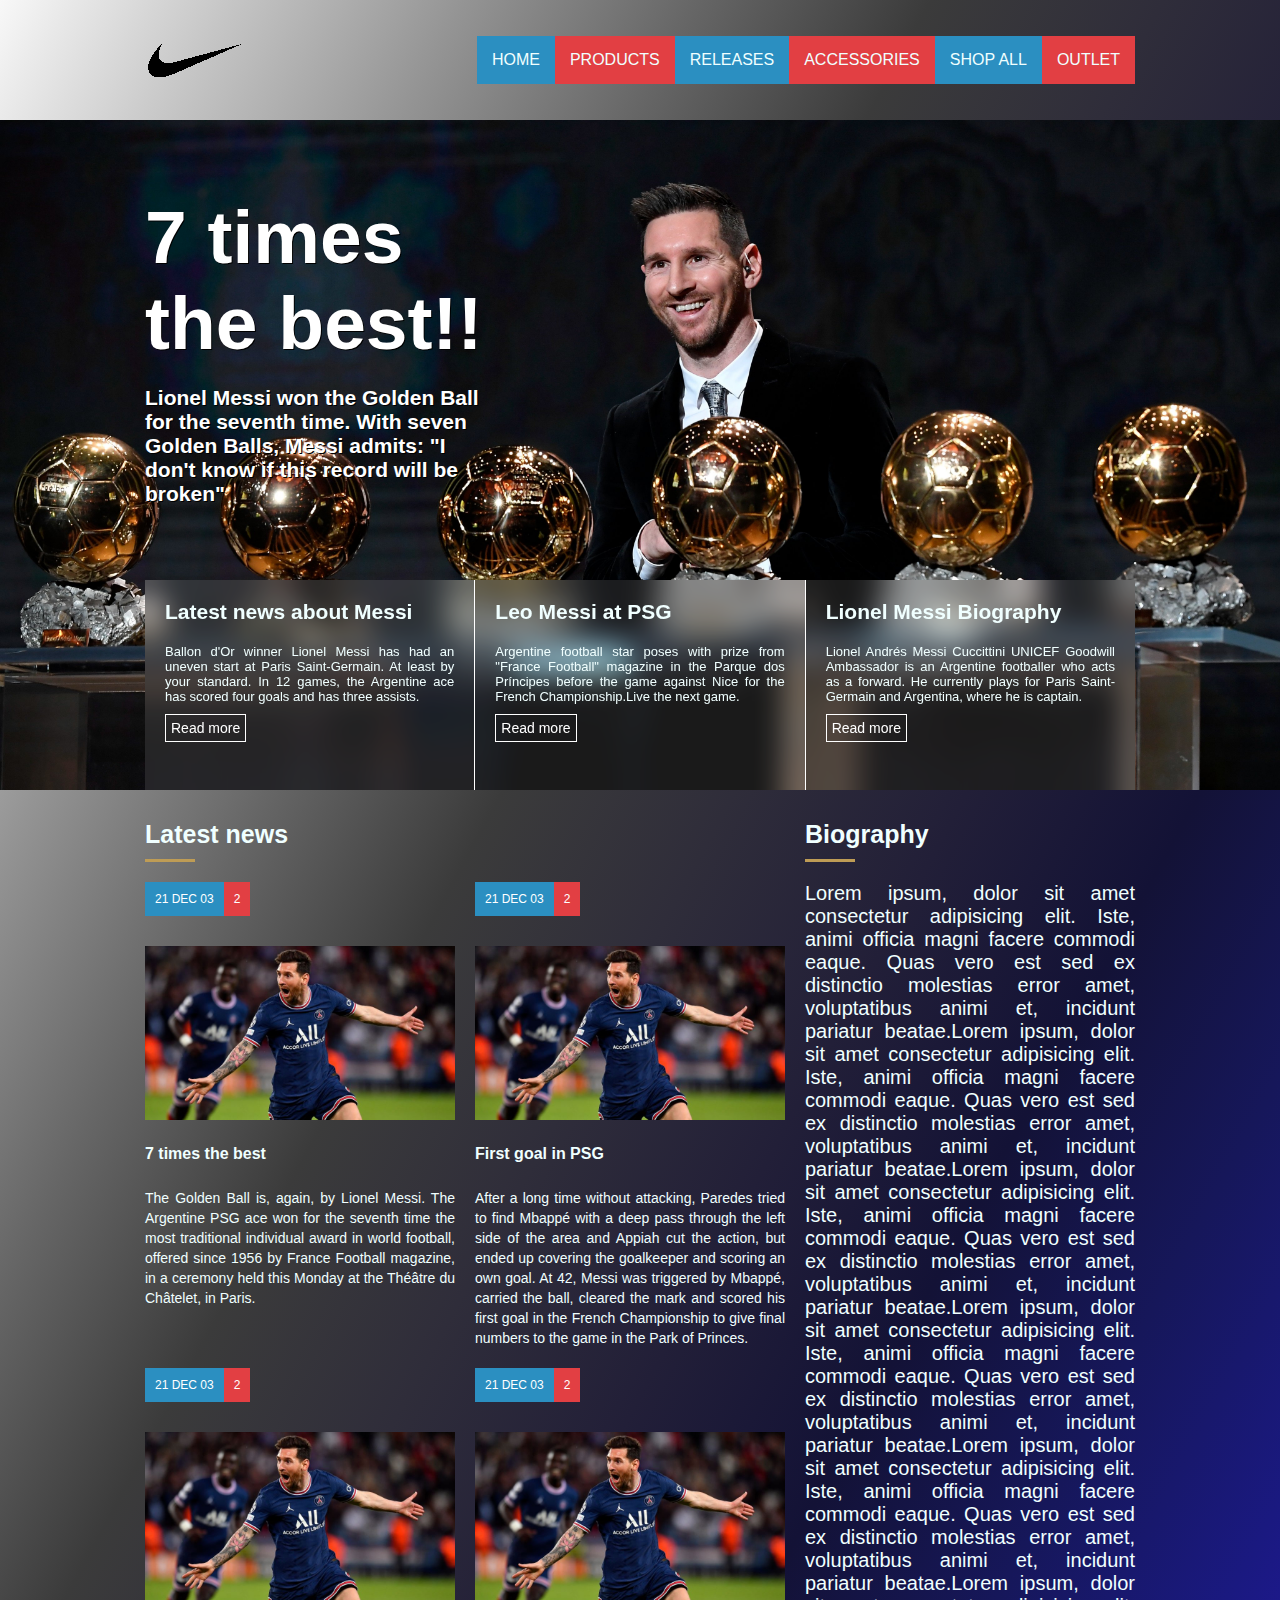
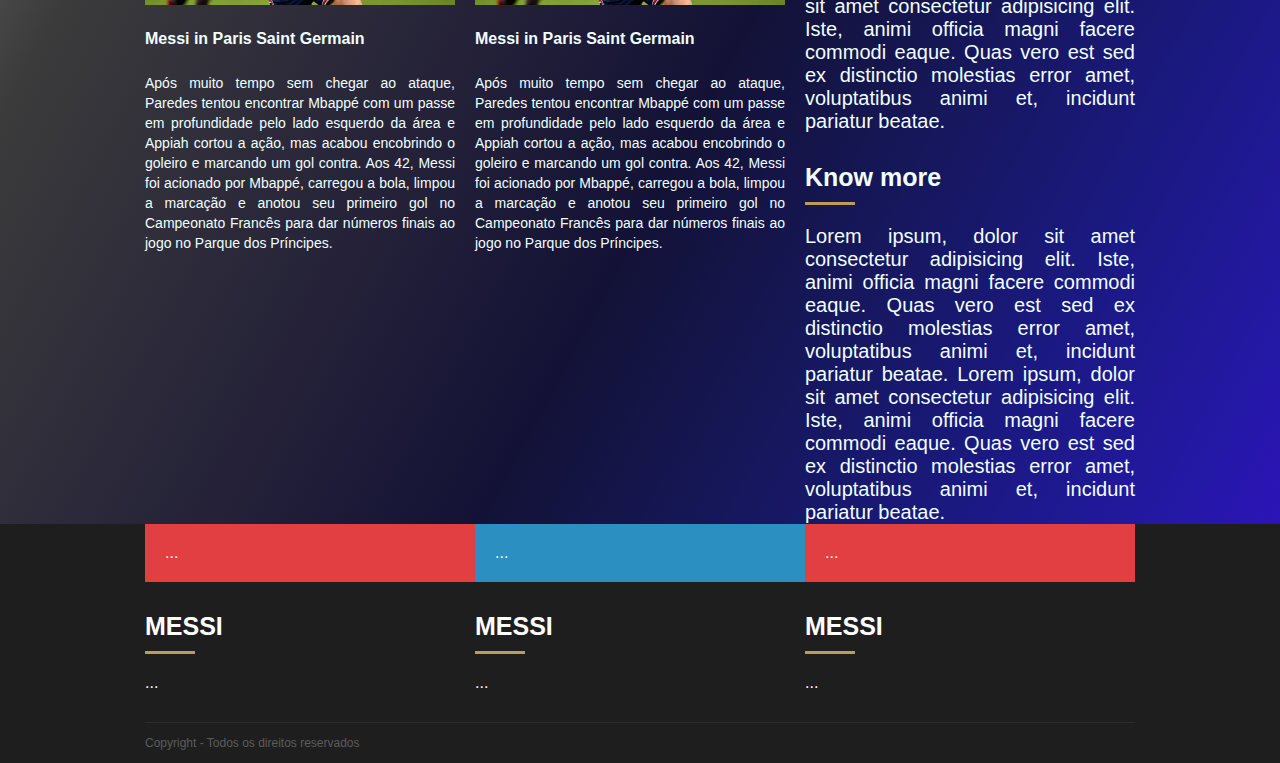
<file: World Sports/projeto mod.7/index.html>
<html>
    <head>
        <meta charset="utf-8"/>
        <meta name="viewport" content="width=device-with, initial-scale=1.0"/>
        <link rel="stylesheet" type="text/css" href="assets/css/template.css" />
        <title> World of Sports</title>

    </head>
    <body>
        <header>
            <div class="container">
                <div class="logo">
                    <a href=""><img src="assets/image/logo1.png"> </a>
                </div>
                <div class="menu">
                    <nav>
                        <ul>
                            <li class="active"><a href="">Home</a></li>
                            <li class="active2"><a href="">Products</a></li>
                            <li class="active"><a href="">Releases</a></li>
                            <li class="active2"><a href="">Accessories</a></li>
                            <li class="active"><a href="">Shop All</a></li>
                            <li class="active2"><a href="">Outlet</a></li>
                        </ul>
                    </nav>
                </div>
            </div>
        </header>
        <section id="banner">
            <div class=" container column">
                <div class="banner_headline">
                    <h1>7 times the best!!</h1>
                    <h2>Lionel Messi won the Golden Ball for the seventh time. With seven Golden 
                        Balls, Messi admits: "I don't know if this record will be broken"</h2>
                </div>
                <div class="banner_options">
                    <div class="banner1">
                        <div class="banner_title">Latest news about Messi</div>
                        <div class="banner_desc">Ballon d'Or winner Lionel Messi has had an uneven start at Paris Saint-Germain. At least by your standard. In 12 games, the Argentine ace has scored four goals and has three assists.</div>
                        <a href="">Read more</a>
                    </div>
                    <div class="banner2">
                        <div class="banner_title">Leo Messi at PSG</div>
                        <div class="banner_desc">Argentine football star poses with prize from "France Football" magazine in the Parque dos Príncipes before the game against Nice for the French Championship.Live the next game.</div>
                        <a href="">Read more</a>
                    </div>
                    <div class="banner3">
                        <div class="banner_title">Lionel Messi Biography</div>
                        <div class="banner_desc">Lionel Andrés Messi Cuccittini UNICEF Goodwill Ambassador is an Argentine footballer who acts as a forward. He currently plays for Paris Saint-Germain and Argentina, where he is captain.</div>
                        <a href="">Read more</a>
                    </div>
                </div>
                
            </div>
         </section>
         <section id="geral">
             <div class="container">
                <section>
                    <div class="widget">
                        <div class="widget_title">
                            <div class="widget_title_text">Latest news</div>
                            <div class="widget_title_bar"></div>
                        </div>
                        <div class="widget_body flex">
                            
                            <article>
                                <a href="">
                                    <div class="news_data">
                                        <div class="news_posted_at">21 DEC 03</div>
                                        <div class="news_comments">2</div>
                                    </div>
                                    <div class="news_thumbmail">
                                        <img src="assets/image/messi1.jpg">
                                    </div>
                                    <div class="news_title">
                                        7 times the best
                                    </div>
                                    <div class="news_resume">
                                        The Golden Ball is, again, by Lionel Messi. The Argentine PSG ace won for the seventh time the most traditional individual award in world football, offered since 1956 by France 
                                        Football magazine, in a ceremony held this Monday at the Théâtre du Châtelet, in Paris.
                                    </div>
                                </a>
                
                            </article>
                            <article>
                                <a href="">
                                    <div class="news_data">
                                        <div class="news_posted_at">21 DEC 03</div>
                                        <div class="news_comments">2</div>
                                    </div>
                                    <div class="news_thumbmail">
                                        <img src="assets/image/messi1.jpg">
                                    </div>
                                    <div class="news_title">
                                        First goal in PSG
                                    </div>
                                    <div class="news_resume">
                                        After a long time without attacking, Paredes tried to find Mbappé with a deep pass through the left side of the area and Appiah cut the action, but ended up covering the goalkeeper and scoring an own goal. At 42, Messi was triggered by Mbappé, carried the ball, cleared the mark and scored his first goal in the
                                        French Championship to give final numbers to the game in the Park of Princes.
                                    </div>
                                </a>
                
                            </article>
                            <article>
                                <a href="">
                                    <div class="news_data">
                                        <div class="news_posted_at">21 DEC 03</div>
                                        <div class="news_comments">2</div>
                                    </div>
                                    <div class="news_thumbmail">
                                        <img src="assets/image/messi1.jpg">
                                    </div>
                                    <div class="news_title">
                                        Messi in Paris Saint Germain
                                    </div>
                                    <div class="news_resume">
                                        Após muito tempo sem chegar ao ataque, Paredes tentou encontrar Mbappé com um passe em profundidade pelo lado esquerdo da área e Appiah cortou a ação, mas acabou encobrindo o goleiro e marcando um gol contra. Aos 42, Messi foi acionado por Mbappé, carregou a bola, limpou a marcação e anotou seu primeiro gol no 
                                        Campeonato Francês para dar números finais ao jogo no Parque dos Príncipes.
                                    </div>
                                </a>
                
                            </article>
                            <article>
                                <a href="">
                                    <div class="news_data">
                                        <div class="news_posted_at">21 DEC 03</div>
                                        <div class="news_comments">2</div>
                                    </div>
                                    <div class="news_thumbmail">
                                        <img src="assets/image/messi1.jpg">
                                    </div>
                                    <div class="news_title">
                                        Messi in Paris Saint Germain
                                    </div>
                                    <div class="news_resume">
                                        Após muito tempo sem chegar ao ataque, Paredes tentou encontrar Mbappé com um passe em profundidade pelo lado esquerdo da área e Appiah cortou a ação, mas acabou encobrindo o goleiro e marcando um gol contra. Aos 42, Messi foi acionado por Mbappé, carregou a bola, limpou a marcação e anotou seu primeiro gol no 
                                        Campeonato Francês para dar números finais ao jogo no Parque dos Príncipes.
                                    </div>
                                </a>
                
                            </article>
                        </div>
                    </div>
                </section>
                <aside>
                    <div class="widget">
                        <div class="widget_title">
                            <div class="widget_title_text">Biography</div>
                            <div class="widget_title_bar"></div>
                        </div>
                        <div class="widget_body">
                                <div class="widget_resume">
                                Lorem ipsum, dolor sit amet consectetur adipisicing elit. Iste, animi officia magni facere commodi eaque. Quas vero est sed ex distinctio molestias error amet, voluptatibus animi et, incidunt pariatur beatae.Lorem ipsum, dolor sit amet consectetur adipisicing elit. Iste, animi officia magni facere commodi eaque. Quas vero est sed ex distinctio molestias error amet, voluptatibus animi et, incidunt pariatur beatae.Lorem ipsum, dolor sit amet consectetur adipisicing elit. Iste, animi officia magni facere commodi eaque. Quas vero est sed ex distinctio molestias error amet, voluptatibus animi et, incidunt pariatur beatae.Lorem ipsum, dolor sit amet consectetur adipisicing elit. Iste, animi officia magni facere commodi eaque. Quas vero est sed ex distinctio molestias error amet, voluptatibus animi et, incidunt pariatur beatae.Lorem ipsum, dolor sit amet consectetur adipisicing elit. Iste, animi officia magni facere commodi eaque. Quas vero est sed ex distinctio molestias error amet, voluptatibus animi et, incidunt pariatur beatae.Lorem ipsum, dolor sit amet consectetur adipisicing elit. Iste, animi officia magni facere commodi eaque. Quas vero est sed ex distinctio molestias error amet, voluptatibus animi et, incidunt pariatur beatae.

                            </div>
                        </div>
                    </div>
                    <div class="widget">
                        <div class="widget_title">
                            <div class="widget_title_text"> Know more</div>
                            <div class="widget_title_bar"></div>
                        </div>
                        <div class="widget_resume">
                            Lorem ipsum, dolor sit amet consectetur adipisicing elit. Iste, animi officia magni facere commodi eaque. Quas vero est sed ex distinctio molestias error amet, voluptatibus animi et, incidunt pariatur beatae.
                            Lorem ipsum, dolor sit amet consectetur adipisicing elit. Iste, animi officia magni facere commodi eaque. Quas vero est sed ex distinctio molestias error amet, voluptatibus animi et, incidunt pariatur beatae.
                            

                        </div>
                    </div>
                </aside>
             </div>
         </section>
        <footer>
            <div class="container FlexColumn">
                <div class="footer_menu">
                    <div class="fm_1">
                        ...
                    </div>
                    <div class="fm_2">
                        ...
                    </div>
                    <div class="fm_3">
                        ...
                    </div>
                </div>
                <div class="footer_area">
                    <div class="footer_areaitem">
                        <div class="widget">
                            <div class="widget_title">
                                <div class="widget_title_text">MESSI</div>
                                <div class="widget_title_bar"></div>
                            </div>
                            <div class="widget_body">
                                ...
                            </div>
                        </div>
                    </div>
                    <div class="footer_areaitem">
                        <div class="widget">
                            <div class="widget_title">
                                <div class="widget_title_text">MESSI</div>
                                <div class="widget_title_bar"></div>
                            </div>
                            <div class="widget_body">
                            ...
                            </div>
                        </div>
                    </div>
                    <div class="footer_areaitem">
                        <div class="widget">
                            <div class="widget_title">
                                <div class="widget_title_text">MESSI</div>
                                <div class="widget_title_bar"></div>
                            </div>
                            <div class="widget_body">
                            ...
                            </div>
                        </div>
                    </div>
                </div>
                <div class="footer_copy">
                    Copyright - Todos os direitos reservados
                </div>
            </div>
            
        </footer>
    </body>

</html>
</file>
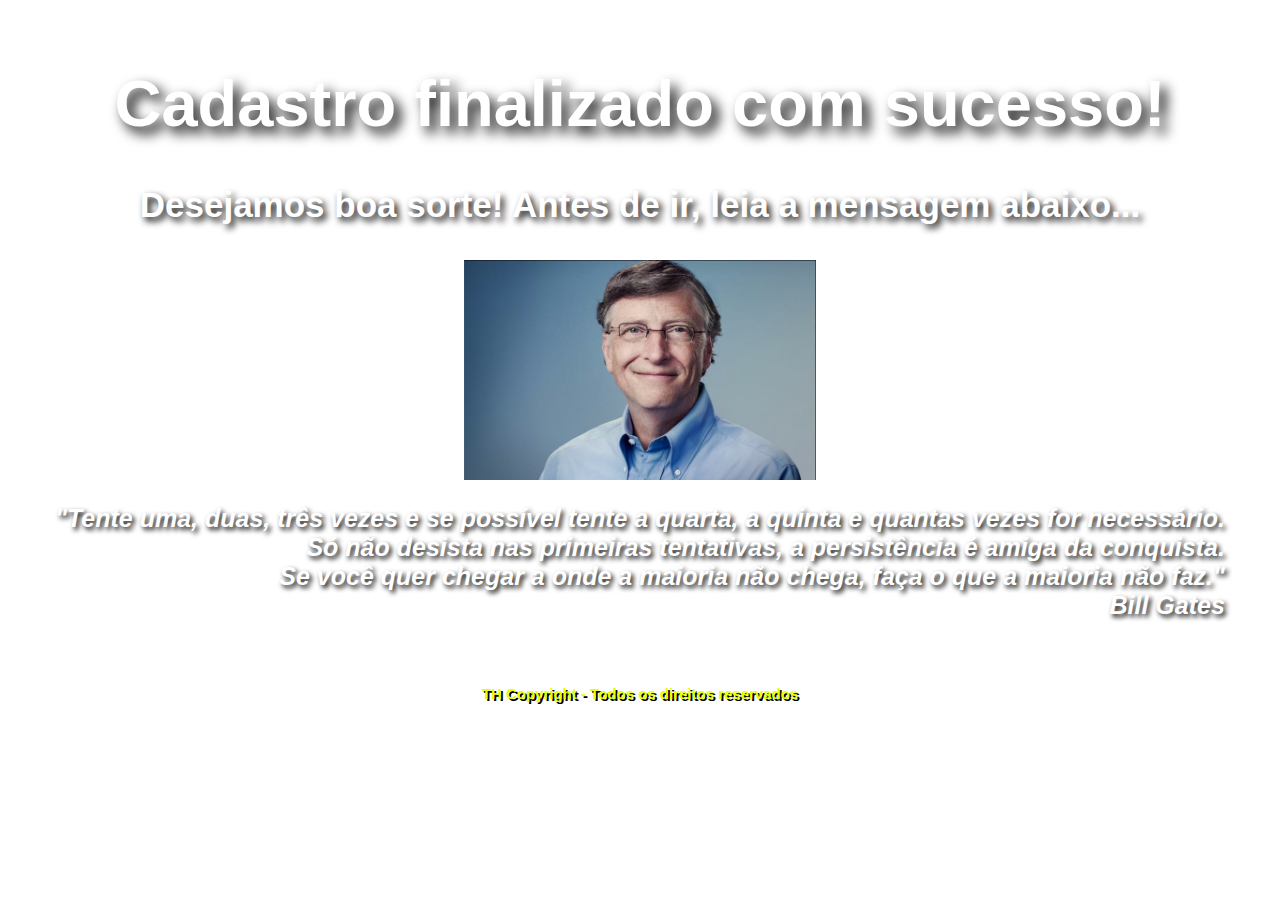
<file: Form Page/formulariopesquisa2.html>
<html>
    <head>
        <meta charset="utf-8"/>
        <meta name="viewport" content="width=device-with, initial-scale=1.0"/>
        <link rel="stylesheet" type="text/css" href="assets/css/pesquisa.css" />
        <title>TH Company</title>

    </head>
    <body>
        <div id="page2">
            <div class="titlepage2">
                <h1>Cadastro finalizado com sucesso!</h1>
            </div>
            <div class="textopage2">
                <h2>Desejamos boa sorte! Antes de ir, leia a mensagem abaixo...</h2>
            </div>
            <div class="texto2page2">
                <img id="bill" src="assets/image/billgates.jpg">
                <h3>"Tente uma, duas, três vezes e se possível tente a quarta, a quinta e quantas vezes for necessário.<br/> Só não desista nas primeiras tentativas, a persistência é amiga da conquista.<br/> Se você quer chegar a onde a maioria não chega, faça o que a maioria não faz."
                    <br/>Bill Gates

                </h3>
            </div>
        </div>
        <footer>
            <div class="footer_copy">
                TH  Copyright - Todos os direitos reservados
            </div>
        </footer>
    
    </body>
</html>
</file>
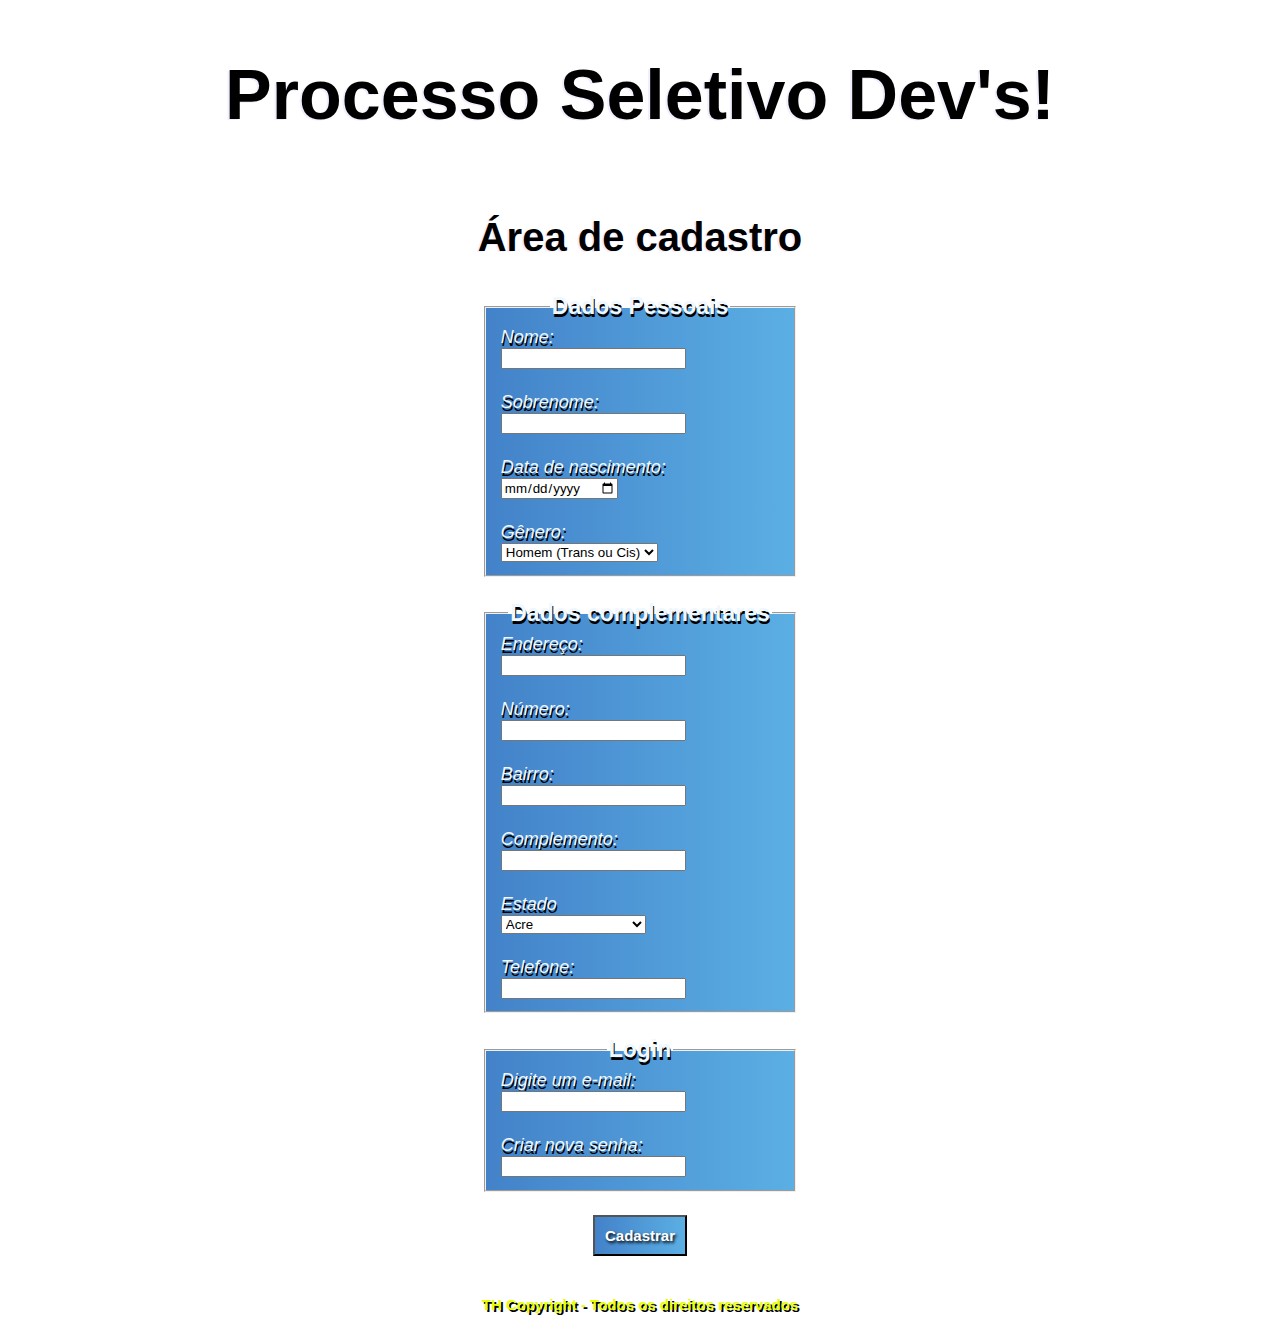
<file: Form Page/formulário de pesquisa.html>
<html>
    <head>
        <meta charset="utf-8"/>
        <meta name="viewport" content="width=device-with, initial-scale=1.0"/>
        <link rel="stylesheet" type="text/css" href="assets/css/pesquisa.css" />
        <title>TH Company</title>

    </head>
    <body>
        <h1>Processo Seletivo Dev's!</h1>
        <h2>Área de cadastro</h2>
            <form action="formulariopesquisa2.html" method="GET">
                <fieldset>
                    <legend> Dados Pessoais</legend>
                        <label for="name">
                            Nome: <br/>
                            <input type="text" name="name" required minlength="3" maxlength="10"/>
                        </label><br/><br/>
                        <label for="lastname">
                            Sobrenome: <br/>
                            <input type="text" name="lastname"required minlength="3" maxlength="15"/>
                        </label><br/><br/>
                        <label for="date">
                            Data de nascimento: <br/>
                            <input type="date" name="date"required/>
                        </label><br/><br/>
                        <label for="gender">Gênero:</label><br/>
                        <select id="gender"required>
                            <option value="Homem">Homem (Trans ou Cis)</option>
                            <option value="Mulher">Mulher (Trans ou Cis)</option>
                            <option value="Nao_Binario">Gênero Não-Binário</option>
                        </select>
                </fieldset><br/>
                <fieldset>
                    <legend> Dados complementares</legend>
                        <label for="adress">  
                            Endereço: <br/>
                            <input type="text" name="adress" required minlength="3" maxlength="15"/>
                        </label><br/><br/>
                        <label for="number_adress">
                            Número: <br/>
                            <input type="text" name="number_adress" required minlength="1" maxlength="4" name="numbers" pattern="[0-9]+$" title="Digite somente números"/>
                        </label><br/><br/>
                        <label for="district">
                            Bairro: <br/>
                            <input type="text" name="district"required/>
                        </label><br/><br/>
                        <label for="complement">
                            Complemento: <br/>
                            <input type="text" name="complement"required/>
                        </label><br/><br/>
                        <label for="UF">Estado</label><br/>
                        <select id="uf"required>
                            <option value="AC">Acre</option>
                            <option value="AL">Alagoas</option>
                            <option value="AP">Amapá</option>
                            <option value="AM">Amazonas</option>
                            <option value="BA">Bahia</option>
                            <option value="CE">Ceará</option>
                            <option value="DF">Distrito Federal</option>
                            <option value="ES">Espírito Santo</option>
                            <option value="GO">Goiás</option>
                            <option value="MA">Maranhão</option>
                            <option value="MT">Mato Grosso</option>
                            <option value="MS">Mato Grosso do Sul</option>
                            <option value="MG">Minas Gerais</option>
                            <option value="PA">Pará</option>
                            <option value="PB">Paraíba</option>
                            <option value="PR">Paraná</option>
                            <option value="PE">Pernambuco</option>
                            <option value="PI">Piauí</option>
                            <option value="RJ">Rio de Janeiro</option>
                            <option value="RN">Rio Grande do Norte</option>
                            <option value="RS">Rio Grande do Sul</option>
                            <option value="RO">Rondônia</option>
                            <option value="RR">Roraima</option>
                            <option value="SC">Santa Catarina</option>
                            <option value="SP">São Paulo</option>
                            <option value="SE">Sergipe</option>
                            <option value="TO">Tocantins</option>
                        </select><br/><br/>
                        <label for="phone">
                            Telefone: <br/>
                            <input type="tel" name="phone" maxlength="13" />
                </fieldset><br/>
                <fieldset>
                    <legend> Login</legend>
                        <label for="email">
                           Digite um e-mail: <br/>
                            <input type="email" name="email" pattern="[a-z0-9._%+-]+@[a-z0-9.-]+\.[a-z]{2,4}$" title="Exemplo: nome@dominio.com"/>
                        </label><br/><br/>
                        <label for="password">
                            Criar nova senha: <br/>
                            <input type="password" name="password" pattern=".{8,}" title="8 ou mais caracteres"/>
                        </label><br/>
                </fieldset><br/>
                <div id="bottom">
                    <input type="submit" value="Cadastrar" class="botaocad"/>
                </div>
                
    </body>
    <footer>
        <div class="footer_copy">
            TH  Copyright - Todos os direitos reservados
        </div>
    </footer>
</html>
</file>
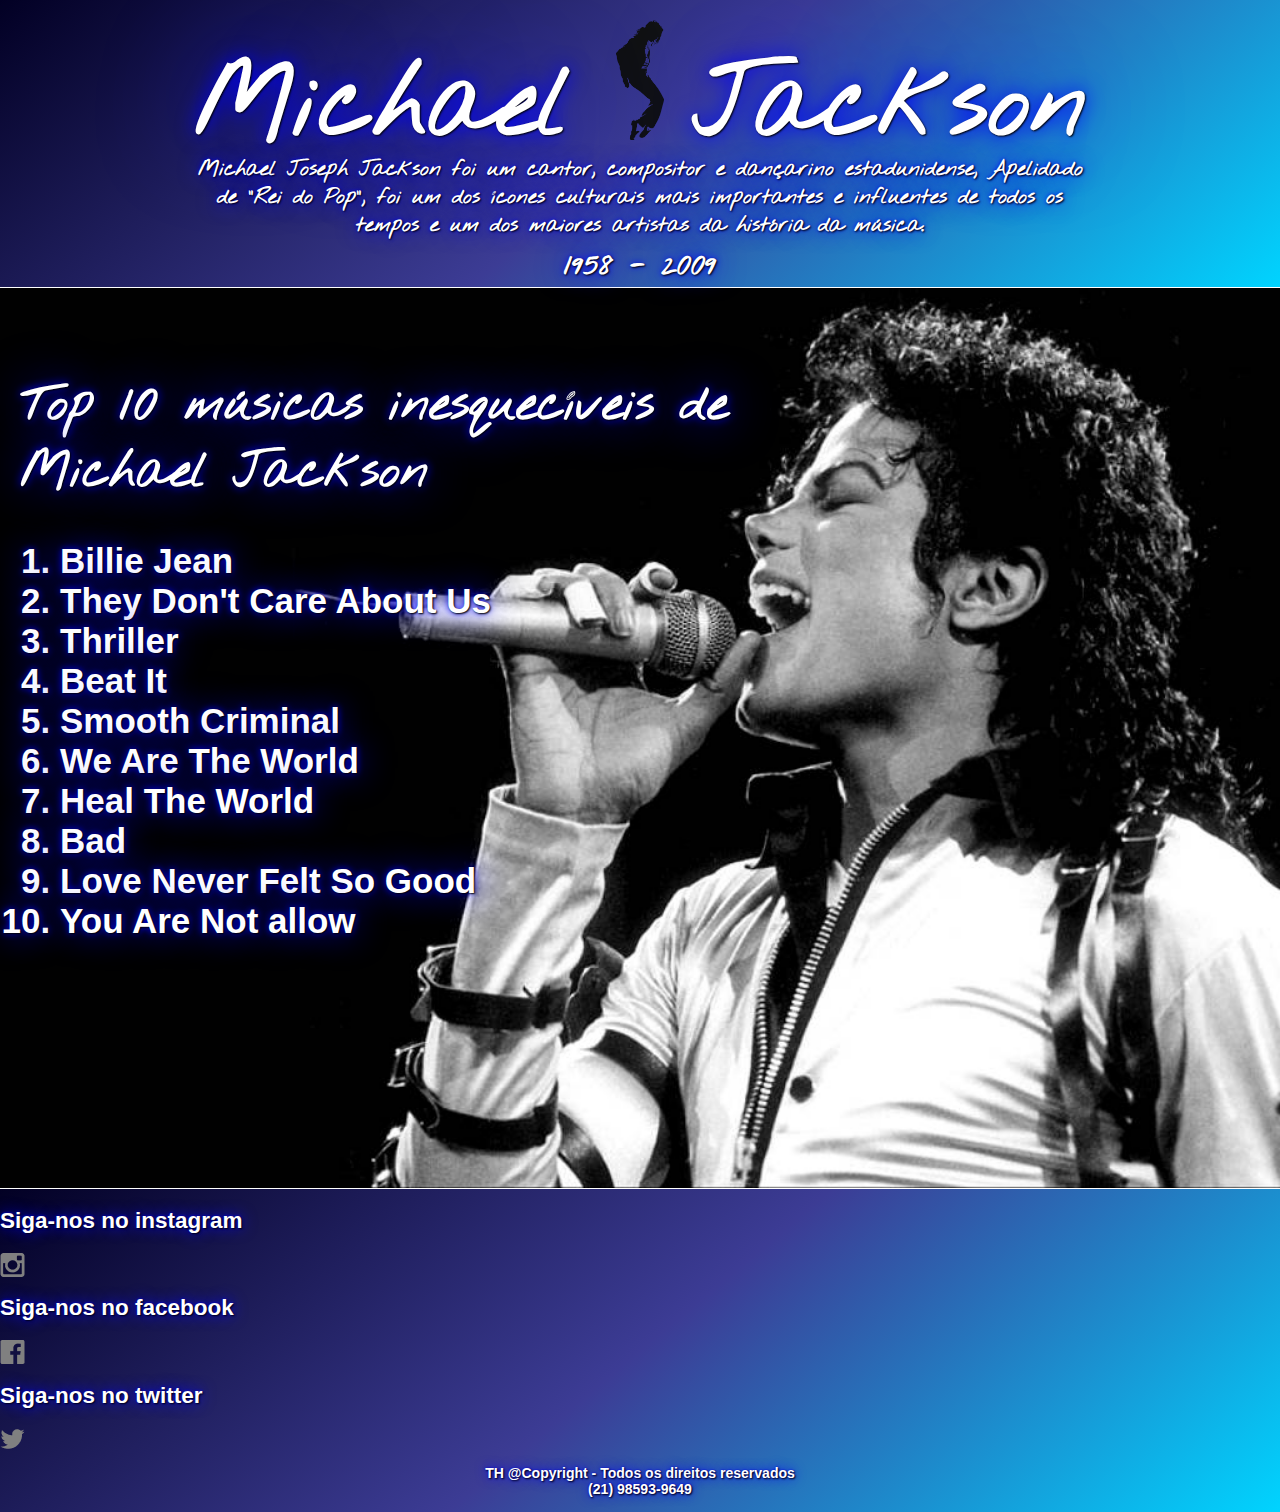
<file: Tribute Page/tributo page.html>
<html>
    <head>
        <meta charset="utf-8"/>
        <meta name="viewport" content="width=device-with, initial-scale=1.0"/>
        <link rel="stylesheet" type="text/css" href="assets/css/tp.css" />
        <title>Michael Jackson Tribute</title>
        <link rel="preconnect" href="https://fonts.googleapis.com">
        <link rel="preconnect" href="https://fonts.gstatic.com" crossorigin>
        <link href="https://fonts.googleapis.com/css2?family=Nothing+You+Could+Do&display=swap" rel="stylesheet">
    </head>

    <body>
        <header id="topo">
            <div class="container">
               <a href=""><img src="assets/img/mj1.png"></a>
               <div class="titulo"><h1>Michael Jackson </h1></div>
               <div class="corpo"><h2>Michael Joseph Jackson foi um cantor, compositor e dançarino estadunidense, Apelidado de "Rei do Pop", foi um dos ícones culturais mais importantes e influentes de todos os tempos e um dos maiores artistas da história da música.</h2></div>
               <div class="data"><h3>1958 - 2009</h3></div>
            </div>
        </header>
         <section id="banner">
            <div class="texto_banner">
                <h1>Top 10 músicas inesquecíveis de <br/>Michael Jackson </h1>
                <h2>
                    <ol>
                        <li>Billie Jean</li>
                        <li> They Don't Care About Us</li>
                        <li> Thriller</li>
                        <li> Beat It</li>
                        <li> Smooth Criminal</li>
                        <li> We Are The World</li>
                        <li> Heal The World</li>
                        <li> Bad</li>
                        <li> Love Never Felt So Good</li>
                        <li> You Are Not allow</li>
                    </ol>
                 </h2>
            </div>
        </section>
        <footer>
            <div class="container_FlexColumn">
                <div class="footer_menu">
                    <div class="fm_1">
                        <h2>Siga-nos no instagram</h2>
                        <a href=""><img src="assets/img/ig.png"></a>
                    </div>
                    <div class="fm_2">
                        <h2>Siga-nos no facebook</h2>
                        <a href=""><img src="assets/img/fb.png"></a>
                    </div>
                    <div class="fm_3">
                        <h2>Siga-nos no twitter</h2>
                        <a href=""><img src="assets/img/tt.png"></a>
                    </div>
                <div class="footer_copy">
                    <h3>TH @Copyright - Todos os direitos reservados <br/>
                        (21) 98593-9649</h3>
                </div>
                </div>
            </div>
        </footer>
        
    
    </body>
</html>
</file>
<file: World Sports/projeto mod.7/assets/css/template.css>
*{
    font-family: Arial;
    
}
body {
    margin:0;
    padding: 0;
    background-image: linear-gradient(to left top, #370dcd, #2418a6, #1a1980, #16175a, #131236, #221f38, #2f2d3a, #3b3b3b, #666666, #949494, #c5c5c5, #f8f8f8);
    
}
header {
    display: flex;
    justify-content: center;
    height: 120px;
    
    
}
.container {
    display: flex;
    justify-content: space-between;
    width: 990px;
    
}
.logo {
    
    display: flex;
    align-items: center;
    
    

}
.menu {
   
    display: flex;
    align-items: center;
    

}
nav ul,
nav li {
    list-style: none;
    margin:0;
    padding: 0;
}
nav ul{
    display: flex;
}
nav a {
    display: block;
    padding: 15px;
    text-decoration: none;
    text-transform: uppercase;
    color: azure;
        
}
nav .active a {
    background-color: #2b8fc1;
    

}
nav .active2 a {
    background-color: #e23f43;
}
nav a:hover {
    background-color:#be9c55;
}
#banner {
    display: flex;
    justify-content: center;
    background-image:url('../image/messi0.jpg');
    background-position: center;
    background-size: cover;
    height: 670px;
    color: azure;
}
.column {
    flex-direction: column;
}
.banner_headline {
    flex:1;
    display: flex;
    flex-direction: column;
    justify-content: center;
    
}
.banner_headline h1{
    color: #FFFFFF;
    font-size: 75px;
    text-shadow: 1px 1px 0px #000000;
    margin: 0;
    padding: 0;
    max-width: 350px;
}
.banner_headline h2{
    color: #FFFFFF;
    font-size: 21px;
    text-shadow: 1px 1px 0px #000000;
    margin: 0;
    padding: 0;
    max-width: 350px;
    margin-top: 20px;
}
.banner_options {
    height: 210px;
    display: flex;
       
}
.banner1,
.banner2,
.banner3{
    flex:1;
    color: azure;
    text-align:justify;
    font-family: arial;
    
}
.banner1{
    background-color: rgba( 255,255,255,0.100);
    backdrop-filter: blur(15px);
    -webkit-backdrop-filter: blur(15px);
    padding: 20px;
    border-right: 1px solid #FFFFFF;
}
.banner2{
    background-color: rgba( 255,255,255,0.100);
    backdrop-filter: blur(15px);
    -webkit-backdrop-filter: blur(15px);
    padding: 20px;
    border-right: 1px solid #FFFFFF;

    }
.banner3{
    background-color: rgba( 255,255,255,0.100);
    backdrop-filter: blur(15px);
    -webkit-backdrop-filter: blur(15px);
    padding: 20px;
}
.banner_title{
    font-size: 21px;
    font-weight: bold;
}
.banner_desc {
    font-size: 13px;
    margin-top: 20px;
    margin-bottom: 10px;
}
.banner_options a {
    display: inline-block;
    border: 1px solid #FFFFFF;
    padding: 5px;
    font-size: 14px;
    color: #FFFFFF;
    text-decoration: none;
}
#geral {
    display: flex;
    justify-content: center;
}
#geral section {
    flex:2;
}
#geral aside{
    flex:1;
}
.widget_title {
    margin-top: 30px;
    margin-bottom: 20px;
    
}
.widget_title_text {
    color: azure;
    font-size: 25px;
    font-weight: bold;
}
.widget_title_bar{
    width: 50px;
    height: 3px;
    background-color:#be9c55;
    margin-top: 10px;
}

.widget_resume{
    display: flex;
    color: azure;
    font-size: 20px;
    text-align: justify;

}

.flex {
    display: flex;
    flex-wrap: wrap;

}

article {
    flex: 1;
    min-width: 300px;
    margin-right: 20px;
    margin-bottom: 20px;
    text-align: justify;
}
article a {
    text-decoration: none;
}

article .news_data {
    display: flex;
}
article .news_posted_at {
    background-color: #2b8fc1;
    color: #FFFFFF;
    font-size: 12px;
    padding:10px;
}
article .news_comments {
    background-color: #e23f43;
    color: #FFFFFF;
    font-size: 12px;
    padding:10px;
}

article .news_thumbmail {
    margin-top: 30px;
    background-size: cover;
}

article .news_title {
    margin-top: 25px;
    margin-bottom: 25px;
    color: azure;
    font-weight: bold;
}

article .news_thumbmail img {
    width: 100%;
    height: auto;
    
}

article .news_resume {
    line-height: 20px;
    color: azure;
    font-size: 14px;
}

footer {
    background-color: #1e1e1e;
    display: flex;
    justify-content: center;
}
.footer_menu {
    display: flex;
    
}

.fm_1, .fm_2, .fm_3 {
    flex: 1;
    color: #FFFFFF;
    padding:20px;
}
.fm_1 {
    background-color: #e23f43;
}
.fm_2 {
    background-color: #2b8fc1;
}
.fm_3 {
    background-color: #e23f43;
}
.footer_area {
    display: flex;
    
}
.footer_areaitem{
    flex: 1;
    color: #FFFFFF;
}

.FlexColumn {
    flex-direction: column;
}
footer .widget_title_text {
    color: #FFFFFF;
}

.footer_copy {
    border-top: 1px solid #2c2c2c;
    height: 40px;
    line-height: 40px;
    color: #5c5c5c;
    font-size: 12px;
    margin-top: 30px;
}



@media  (max-width:600px) {
    .banner_headline {
        padding: 40px;
    }
    .banner_headline h1 {
        font-size: 55px;
        
    }
    .banner_headline h2 {
        font-size: 17px;
    }
    .banner_options {
        height: auto;
        flex-direction: column;
    }
    .container {
        flex-direction: column;
    }
    #geral section,
    #geral aside {
        padding-left: 20px;
    }
    .footer_menu,
    .footer_area {
        flex-direction: column;
        padding: 20px;
    }
    
}
</file>
<file: Form Page/assets/css/pesquisa.css>
*{
    font-family: arial;
}

body{
    display: flex;
    justify-content: center;
    align-items: center;
    flex-direction: column;
    background-image: url(https://static.vecteezy.com/system/resources/previews/001/987/747/original/abstract-white-and-blue-gradient-triangles-overlapping-background-free-vector.jpg);
    object-fit: cover;
    font-size: 20px;
    color:aliceblue;
}

.logo {
    display: flex;
    height: 100px;
}

h1{
    font-weight: bolder;
    font-size: 70px;
    color: rgb(0, 0, 0);
    text-shadow: -2px 1px 0px rgb(242, 237, 255);
    
}

h2 {
    font-size: 40px;
    color: rgb(0, 0, 0);
    text-shadow: -2px 1px 0px rgb(242, 237, 255);   
}

fieldset {
    width: auto;
    height: auto;
    background: linear-gradient(to right, #4382c9, #5bafe4);
 
}

legend {
    font-size: 23px;
    font-weight: bolder;
    text-align: center;
    text-shadow: 1px 3px rgb(0, 0, 0);
}

#bottom {
    text-align: center;
    
}
    
.botaocad{
    text-align: center;
    width: auto;
    padding: 10px;
    font-size: 15px;
    font-weight: bolder;
    background: linear-gradient(to right, #4382c9, #5bafe4);
    color: white;
    text-shadow: black 0.1em 0.1em 0.2em;
    
}

.tamanho {
    width: auto;
}

label {
    font-size: 18px;
    font-style: italic;
    text-shadow: 1px 3px rgb(0, 0, 0);
}

footer {
    margin-top: 40px;
    font-size: 15px;
    color: rgb(229, 255, 0);
    font-weight: bolder;
    text-shadow: 2px 2px 0px rgb(0, 0, 0);
    
}

#bill{
    display: block;
    margin-left: auto;
    margin-right: auto;
    background-size:cover;
    height: 220px;
    margin-top: 3%;
}
.titlepage2 h1{
    font-size: 65px;
    display: flex;
    justify-content: center;
    color: white;
    text-shadow: black 0.1em 0.1em 0.2em;
    margin-top: 5%;
}






.textopage2 h2{
    font-size: 35px;
    display: flex;
    justify-content: center;
    color: white;
    text-shadow: black 0.1em 0.1em 0.2em;
    margin-top: 3%;

}
.texto2page2 h3{
    font-size: 25px;
    display: flex;
    justify-content: center;
    color: white;
    text-shadow: black 0.1em 0.1em 0.2em;
    text-align: end;
    font-style: italic;
    margin-top: 2%;

}
</file>
<file: Tribute Page/assets/css/tp.css>
* {
    font-family: Arial;
    
}
body {
    margin:0;
    padding: 0;
   

}
header {
    display: flex;
    justify-content: center;
    object-fit: cover;
    background-size: cover;
    background: rgb(2,0,36);
    background: linear-gradient(140deg, rgba(2,0,36,1) 0%, rgba(9,9,121,0.7903536414565826) 50%, rgba(0,212,255,1) 100%);
    border-bottom: 1px solid white;
    
}
.container {
    display: flex;
    width: 900px;
    align-items: center;
    flex-direction: column;
   
    
}
.container img {
    padding-top: 20px;
    width: 80px;
    height: 120px;
    object-fit: contain;
   
    
}

.titulo h1{
    font-family: 'Nothing You Could Do', cursive;
    text-shadow: 1px 1px 2px black, 0 0 1em blue, 0 0 0.2em blue;
    color: white;
    font-size: 100px;
    font-weight: bolder;
    margin:1px;
    margin-top: -100px;
    word-spacing: 70px;
    
    
}
.corpo h2 {
    font-family: 'Nothing You Could Do', cursive;
    text-shadow: 1px 1px 2px black, 0 0 1em blue, 0 0 0.2em blue;
    color: white;
    font-size: 21px;
    text-align: center;
    font-weight: bolder;
    margin-top: -20px;
    
}
.data h3 {
    font-family: 'Nothing You Could Do', cursive;
    text-shadow: 1px 1px 2px black, 0 0 1em blue, 0 0 0.2em blue;
    color: white;
    font-size: 30px;
    text-align: center;
    font-weight: bolder;
    margin-top: -10px;
    margin-bottom: 1px;
 
}

.texto_banner {
    flex: 1;
    color: white;
    background-color: none;
    height: 40px;
    padding: 20;
    padding-top: 50px;
    flex-direction: row;
    
}
.texto_banner h1{
    font-family: 'Nothing You Could Do', cursive;
    text-shadow: 1px 1px 2px black, 0 0 1em blue, 0 0 0.2em blue;
    color: white;
    font-size: 50px;
    font-weight: bolder;

}
.texto_banner h2{
    font-family: 'Nothing You Could Do', cursive;
    text-shadow: 1px 1px 2px black, 0 0 1em blue, 0 0 0.2em blue;
    color: white;
    font-size: 35px;
    font-weight: bolder;
}

#banner {
    display: flex;
    justify-content: center;
    background-image:url('../img/mj4.jpeg');
    background-position: center;
    background-size: cover;
    height: 900px;
    
}

.container_FlexColumn {
    display: flex;
    
    flex-direction: column;
}
footer{
    border-top: 1px solid white;
    width: 100%;
    height: auto;
    background: linear-gradient(140deg, rgba(2,0,36,1) 0%, rgba(9,9,121,0.7903536414565826) 50%, rgba(0,212,255,1) 100%);
    margin:0;
}

.footer_menu {
    font-family: 'Nothing You Could Do', cursive;
    text-shadow: 1px 1px 2px black, 0 0 1em blue, 0 0 0.2em blue;
    color: white;
    font-size: 15px;
    
    
}
.footer_menu img {
    
}

.footer_copy {
    font-family: 'Nothing You Could Do', cursive;
    text-shadow: 1px 1px 2px black, 0 0 1em blue, 0 0 0.2em blue;
    color: white;
    font-size: 12px;
    text-align: center;
}
</file>
